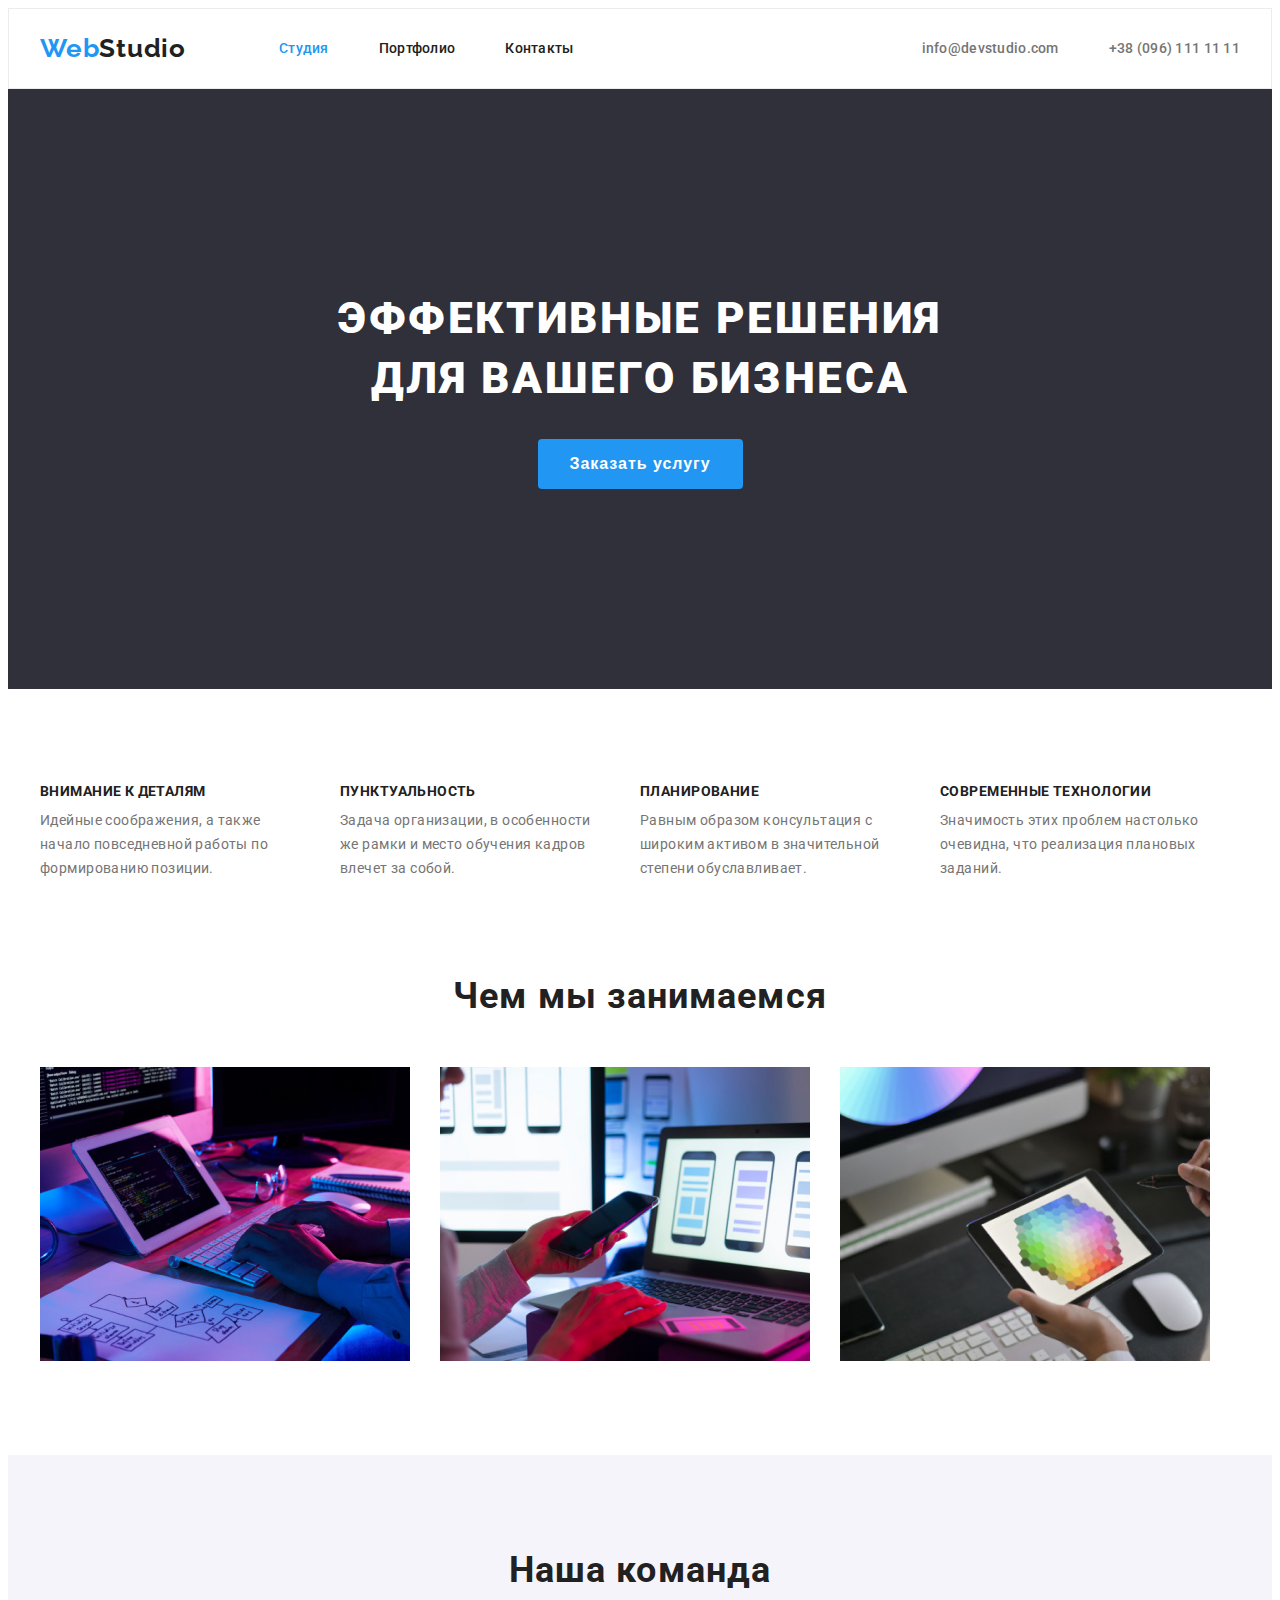
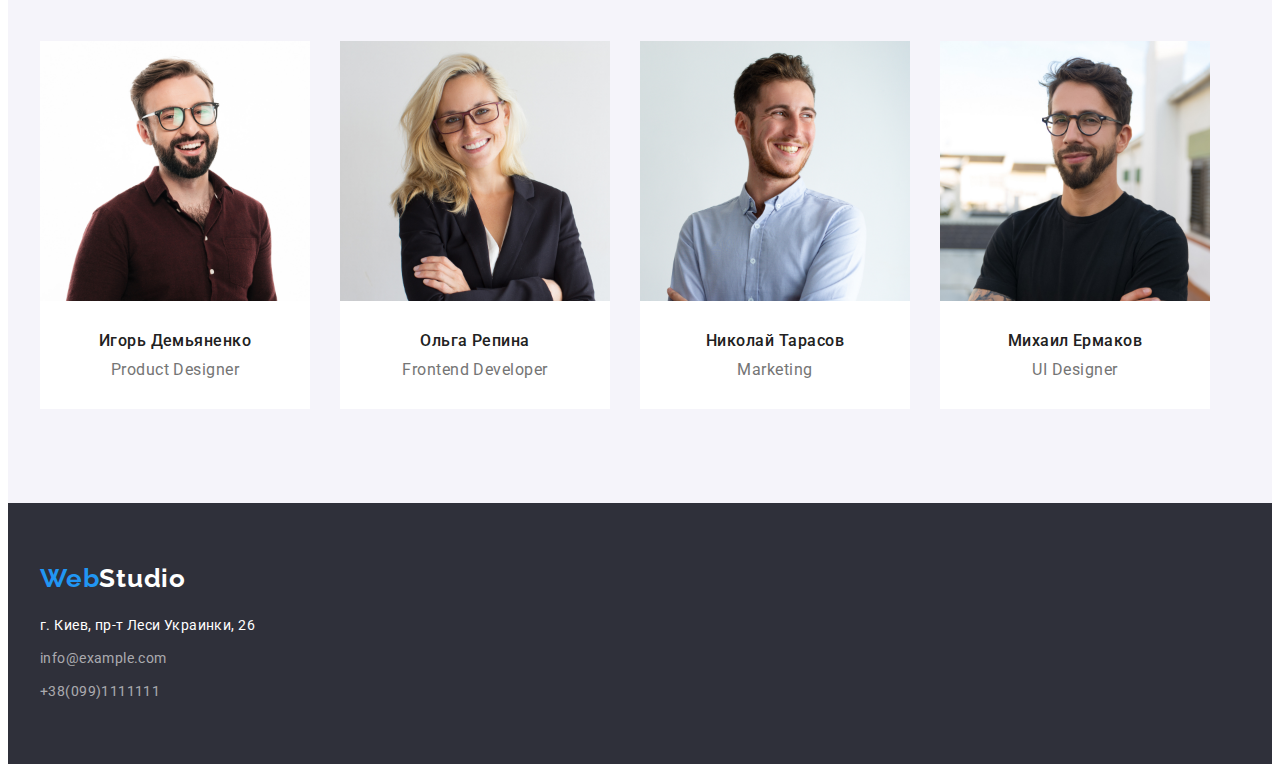
<file: index.html>
<!DOCTYPE html>
<html lang="ru">
    
<head>
    <meta charset="UTF-8">
    <meta http-equiv="X-UA-Compatible" content="IE=edge">
    <meta name="viewport" content="width=device-width, initial-scale=1.0">
    <title>Homework-2</title>
    <link href="https://fonts.googleapis.com/css2?family=Raleway:wght@700&family=Roboto:wght@400;500;700;900&display=swap"
        rel="stylesheet">
    <link rel="stylesheet" href="https://cdnjs.cloudflare.com/ajax/libs/modern-normalize/1.1.0/modern-normalize.min.css"
        integrity="sha512-wpPYUAdjBVSE4KJnH1VR1HeZfpl1ub8YT/NKx4PuQ5NmX2tKuGu6U/JRp5y+Y8XG2tV+wKQpNHVUX03MfMFn9Q=="
        crossorigin="anonymous" referrerpolicy="no-referrer" />
    <link rel="stylesheet" href="./css/styles.css">
</head>
<body>
    <!--Шапка сайта-->
    <header class="page-header">
       <div class="container">
        <div class="header-container">
            <nav class="header-nav">
                <a href="./site.html" class="logo" lang="en"><span class="logo-blue">Web</span>Studio</a>
                <ul class="site-nav list">
                    <li class="item"> <a href="" class="link current">Студия</a></li>
                    <li class="item"> <a href="./portfolio.html" class="link">Портфолио</a></li>
                    <li class="item"> <a href="" class="link">Контакты</a></li>
                </ul>
            </nav>
            <ul class="auto-nav list">
                <li class="li-adress"><a href="info@devstudio.com" class="adress">info@devstudio.com</a></li>
                <li class="li-adress"><a href="tel:+380961111111" class="adress">+38 (096) 111 11 11</a></li>
            </ul>
        </div>
       </div>

    </header>
    <main>
        <!--Герой-->
        <section class="hero-section">
            <div class="hero-container">
                <h1 class="hero-title">Эффективные решения для вашего бизнеса</h1>
                <button type="button" class="button">Заказать услугу</button>
            </div >
        </section>
        <!--Особенности-->
        <section class="features">
            <div class="container">
                <h2 class="hide">Особенности</h2>
                <ul class="features-container list">
                    <li class="features-item">
                        <h3 class="third-text">Внимание к деталям</h3>
                        <p class="p-text">Идейные соображения, а также начало повседневной работы по формированию позиции.</p>
                    </li>
                    <li class="features-item">
                        <h3 class="third-text">Пунктуальность</h3>
                        <p class="p-text">Задача организации, в особенности же рамки и место обучения кадров влечет за собой.</p>
                    </li>  
                    <li class="features-item">
                        <h3 class="third-text">Планирование</h3>
                        <p class="p-text">Равным образом консультация с широким активом в значительной степени обуславливает.</p>
                    </li>         
                    <li class="features-item">
                        <h3 class=" third-text">Современные технологии</h3>
                        <p class="p-text">Значимость этих проблем настолько очевидна, что реализация плановых заданий.</p>
                    </li>                 
                </ul>
            </div>
           
        </section>
        <!--Чем занимаеся-->
        <section class="work">            
           <div class="container">
            <h2 class="second-title">Чем мы занимаемся</h2>
                <ul class="work-container list">
                    <li class="work-item"><img src="./img/img1.jpg" class="work-img" alt="Набор текста на компьютере"/></li>
                    <li class="work-item"><img src="./img/img2.jpg" class="work-img" alt="Связь компьютера с телефоном"/></li>
                    <li class="work-item"><img src="./img/img3.jpg" class="work-img" alt="Связь компьютера с планшетом"/></li>
                </ul>
           </div>
        </section>
        <!--Наша команда-->
        <section class="team">            
           <div class="container">
            <h2 class="second-title">Наша команда</h2>
                <ul class="team-container list">
                    <li class="team-photo">
                        <img src="./img/team1.jpg" class="team-img" alt="Product Designer" width="270" height="260">
                        <h3 class="team-title">Игорь Демьяненко</h3>
                        <p class="team-text" lang="en">Product Designer</p>
                    </li>
                    <li class="team-photo">
                        <img src="./img/team2.jpg" class="team-img" alt="Frontend Developer" width="270" height="260">
                        <h3 class="team-title">Ольга Репина</h3>
                        <p class="team-text" lang="en">Frontend Developer</p>
                    </li>
                    <li class="team-photo">
                        <img src="./img/team3.jpg" class="team-img" alt="Marketing" width="270" height="260">
                        <h3 class="team-title">Николай Тарасов</h3>
                        <p class="team-text" lang="en">Marketing</p>
                
                    </li>
                    <li class="team-photo">
                        <img src="./img/team4.jpg" class="team-img" alt="UI Designer" width="270" height="260">
                        <h3 class="team-title">Михаил Ермаков</h3>
                        <p class="team-text" lang="en">UI Designer</p>
                    </li>
                </ul>
           </div>
        </section>
    </main>
    
    <!--Footer-->
    <footer class="hooter">
       <div class="container">
            <a href="./site.html" class="logo-hooter" lang="en"><span class="logo-blue">Web</span>Studio</a>
            <address class="hooter-adress">
                <p class="hooter-text">г. Киев, пр-т Леси Украинки, 26</p>
                <ul class="list">
                    <li class="hooter-item">
                        <a href="info@example.com" class="hooter-a">info@example.com</a>
                    </li>
                    <li>
                        <a href="+380991111111" class="hooter-a">+38(099)1111111</a>
                    </li class="hooter-item">
                </ul>
            
            </address>
       </div>
    </footer>
    
</body>
</html>
</file>
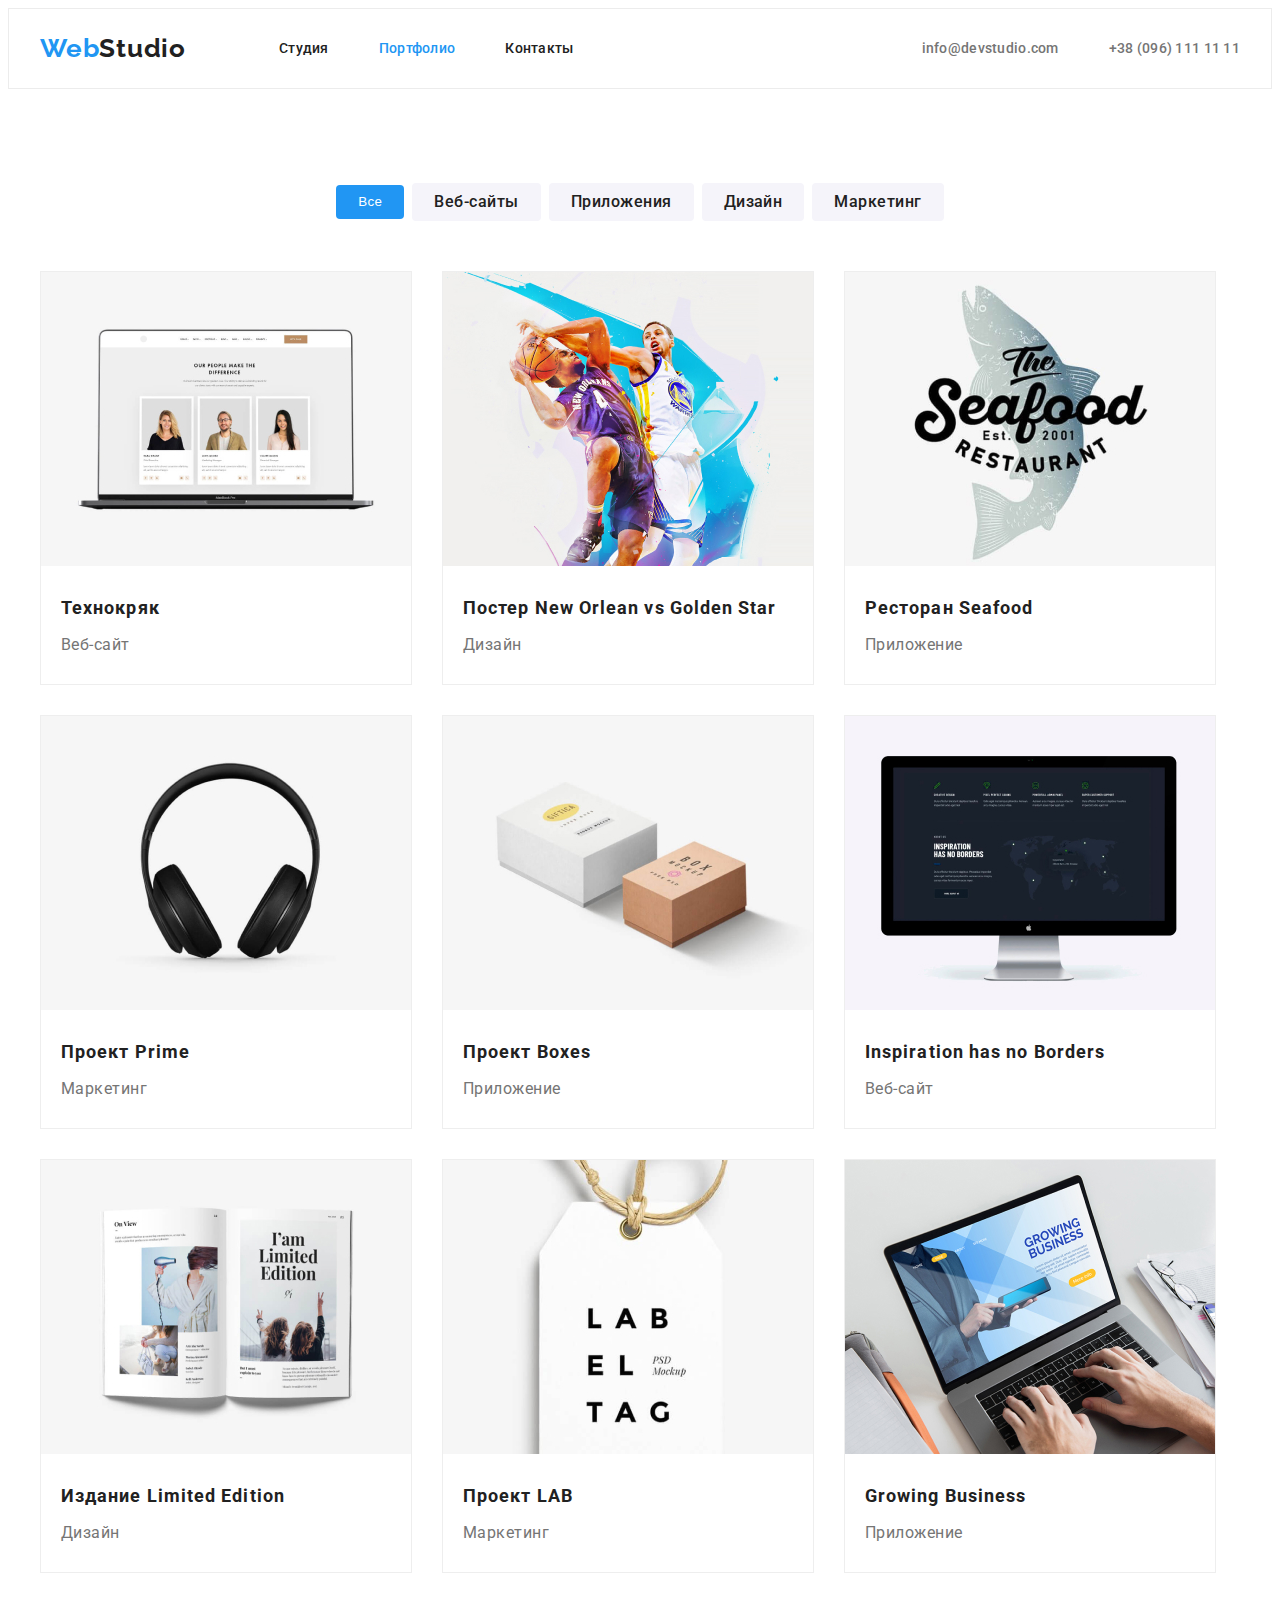
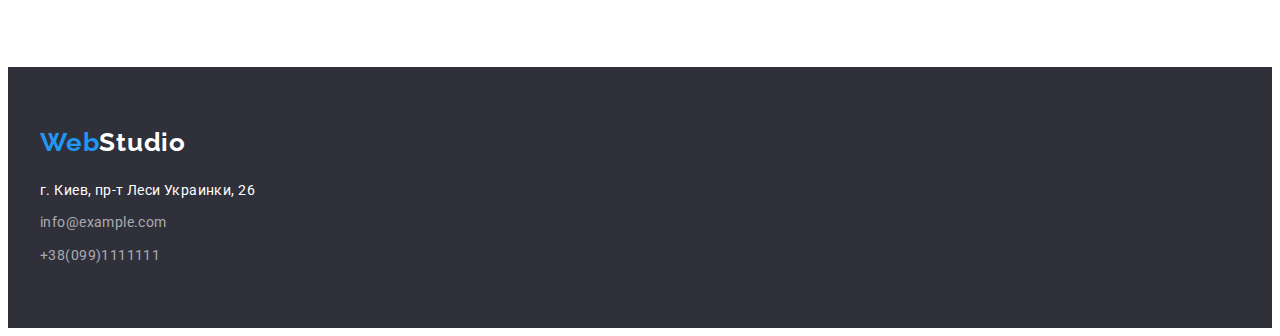
<file: portfolio.html>
<!DOCTYPE html>
<html lang="ru">

<head>
    <meta charset="UTF-8">
    <meta http-equiv="X-UA-Compatible" content="IE=edge">
    <meta name="viewport" content="width=device-width, initial-scale=1.0">
    <title>Homework-1</title>
    <link
        href="https://fonts.googleapis.com/css2?family=Raleway:wght@700&family=Roboto:wght@400;500;700;900&display=swap"
        rel="stylesheet">
    <link rel="stylesheet" href="https://cdnjs.cloudflare.com/ajax/libs/modern-normalize/1.1.0/modern-normalize.min.css"
        integrity="sha512-wpPYUAdjBVSE4KJnH1VR1HeZfpl1ub8YT/NKx4PuQ5NmX2tKuGu6U/JRp5y+Y8XG2tV+wKQpNHVUX03MfMFn9Q=="
        crossorigin="anonymous" referrerpolicy="no-referrer" />
    <link rel="stylesheet" href="./css/styles.css">
</head>

<body>
    <!--Шапка сайта-->
    <header class="page-header">
        <div class="container">
            <div class="header-container">
                <nav class="header-nav">
                    <a href="./site.html" class="logo" lang="en"><span class="logo-blue">Web</span>Studio</a>
                    <ul class="site-nav list">
                        <li class="item"> <a href="./index.html" class="link">Студия</a></li>
                        <li class="item"> <a href="./portfolio.html" class="link current">Портфолио</a></li>
                        <li class="item"> <a href="" class="link">Контакты</a></li>
                    </ul>
                </nav>
                <ul class="auto-nav list">
                    <li class="li-adress"><a href="info@devstudio.com" class="adress">info@devstudio.com</a></li>
                    <li class="li-adress"><a href="tel:+380961111111" class="adress">+38 (096) 111 11 11</a></li>
                </ul>
            </div>
        </div>
    
    </header>
    <main >
        <section class="page">                   
             <div class="container">   
                <h1 class="hide">works</h1>
                <ul class="page-nav list">
                    <li class="button-work"><button type="button" class="all">Все</button></li>
                    <li class="button-work"><button type="button" class="button-port">Веб-сайты</button></li>
                    <li class="button-work"><button type="button" class="button-port">Приложения</button></li>
                    <li class="button-work"><button type="button" class="button-port">Дизайн</button></li>
                    <li class="button-work"><button type="button" class="button-port">Маркетинг</button></li>
                </ul>
                
                <ul class="photo list">
                    <li class="photo-item">
                        <img src="./img/portfolio/img1.jpg" class="photo-img" alt="Технокряк">
                        <div class="text-container">
                            <h2 class="title">Технокряк</h2>
                            <p class="photo-text">Веб-сайт</p>
                
                        </div>
                    </li>
                    <li class="photo-item">
                        <img src="./img/portfolio/img2.jpg" class="photo-img" alt="Постер New Orlean vs Golden Star">
                        <div class="text-container">
                            <h2 class="title">Постер <span lang="en">New Orlean vs Golden Star</span> </h2>
                            <p class="photo-text">Дизайн</p>
                
                        </div>
                
                    </li>
                    <li class="photo-item">
                        <img src="./img/portfolio/img3.jpg" class="photo-img" alt="Ресторан Seafood">
                        <div class="text-container">
                            <h2 class="title">Ресторан <span lang="en">Seafood</span></h2>
                            <p class="photo-text">Приложение</p>
                
                        </div>
                
                    </li>
                    <li class="photo-item">
                        <img src="./img/portfolio/img4.jpg" class="photo-img" alt="Проект Prime">
                        <div class="text-container">
                            <h2 class="title">Проект <span lang="en">Prime</span></h2>
                            <p class="photo-text">Маркетинг</p>
                
                        </div>
                
                    </li>
                    <li class="photo-item">
                        <img src="./img/portfolio/img5.jpg" class="photo-img" alt="Проект Boxes">
                        <div class="text-container">
                            <h2 class="title">Проект <span lang="en">Boxes</span> </h2>
                            <p class="photo-text">Приложение</p>
                
                        </div>
                
                
                    </li>
                    <li class="photo-item">
                        <img src="./img/portfolio/img6.jpg" class="photo-img" alt="Inspiration has no Borders">
                        <div class="text-container">
                            <h2 lang="en" class="title">Inspiration has no Borders</h2>
                            <p class="photo-text">Веб-сайт</p>
                
                        </div>
                
                    </li>
                    <li class="photo-item">
                        <img src="./img/portfolio/img7.jpg" class="photo-img" alt="Издание Limited Edition">
                        <div class="text-container">
                            <h2 class="title">Издание <span lang="en">Limited Edition</span></h2>
                            <p class="photo-text">Дизайн</p>
                
                        </div>
                
                    </li>
                    <li class="photo-item">
                        <img src="./img/portfolio/img8.jpg" class="photo-img" alt="Проект LAB">
                        <div class="text-container">
                            <h2 class="title">Проект <span lang="en">LAB</span> </h2>
                            <p class="photo-text">Маркетинг</p>
                
                        </div>
                
                    </li>
                    <li class="photo-item">
                        <img src="./img/portfolio/img9.jpg" class="photo-img" alt="Growing Business">
                        <div class="text-container">
                            <h2 lang="en" class="title">Growing Business</h2>
                            <p class="photo-text">Приложение</p>
                
                        </div>
                
                    </li>
                </ul>
             </div>    
        </section>       

    </main>

    <!--Footer-->
    <footer class="hooter">
        <div class="container">
            <a href="./site.html" class="logo-hooter" lang="en"><span class="logo-blue">Web</span>Studio</a>
            <address class="hooter-adress">
                <p class="hooter-text">г. Киев, пр-т Леси Украинки, 26</p>
                <ul class="list">
                    <li class="hooter-item">
                        <a href="info@example.com" class="hooter-a">info@example.com</a>
                    </li>
                    <li class="hooter-item">
                        <a href="+380991111111" class="hooter-a">+38(099)1111111</a>
                    </li>
                </ul>
    
            </address>
        </div>
    </footer>

</body>

</html>
</file>
<file: css/styles.css>
:root {
    --primery-text-color:#757575;
    --title-color: #212121;
    --acsent-color: #2196F3;
    --white-color: #FFFF;
    --background-color: #F5F4FA;
    --button-color: #2F303A;
}
body {
background-color: var(--white-color);
color: var(--primery-text-color);

font-family: Roboto, sans-serif;

}

.list {
    list-style: none; 
    margin-top: 0; 
    margin-bottom: 0;
    padding-left: 0;
}
.container {
    width: 1200px;
    margin-left: auto;
    margin-right: auto;
    padding-left: 15px;
    padding-right: 15px;
   
}

/* header */
.page-header {        
    margin-left: auto;
    margin-right: auto;
    border: 1px solid #ECECEC;
}
.header-container {
    display: flex;
    
    align-items: center;
   
}
.header-nav {
  display: flex;
 align-items: center;
}
.site-nav {
    display: flex;
    margin-left: 93px; 
}

.auto-nav {
   display: flex;
   margin-left: auto;
}
.page-header {
    background-color:var(--white-color) ;
    
    font-weight: 500;
    font-size: 14px;
    line-height: 1.14;
    letter-spacing: 0.02em;
 }
.logo {
    display: inline;

    padding-top: 24px;
    padding-bottom: 24px;

    color: var(--title-color);
    
    font-family: 'Raleway';
    font-style: normal;
    font-weight: 700;
    font-size: 26px;
    line-height: 1.2;
    letter-spacing: 0.03em;

    text-decoration: none;
}
.logo:hover {
    color: var(--primery-text-color);
}

.logo-blue {
    color: var(--acsent-color);

    font-family: 'Raleway';
    font-style: normal;
    font-weight: 700;
    font-size: 26px;
    line-height: 1.2;
    letter-spacing: 0.03em;    
}
.logo-blue:hover {
    color: var(--primery-text-color);
}

.item + .item {
    margin-left: 50px;
}

.link {    
    padding-top: 32px;
    padding-bottom: 32px;

    color: var(--title-color);
    text-decoration: none;     
}
.link.current {
    color: var(--acsent-color);
}
 .link:hover,.link:focus {
    color: var(--acsent-color);
}
.li-adress + .li-adress {
 margin-left: 50px;
}
.adress { 
    padding-top: 32px;
    padding-bottom: 32px;  

    color: var(--primery-text-color);

    text-decoration: none;
}

.adress:hover, .adress:focus {
    color: var(--acsent-color);
}

/* Hero section */
.hero-section {    
    padding-top: 200px;
    padding-bottom: 200px;

    background-color: var(--button-color);
    color: var(--white-color);
    text-align: center;      
}
.hero-container {
    display: block;
    
    width: 696px;
    margin-left: auto;
    margin-right: auto;
}
.hero-title {      
    margin-top: 0;  
    margin-bottom: 30px;
    

    font-style: normal;
    font-weight: 900;
    font-size: 44px;
    line-height: 1.36;
    

    letter-spacing: 0.06em;
    text-transform: uppercase;
    text-align: center;
}
   .hide {
  visibility: hidden;
  margin-top: 0;
  margin-bottom: 0;  
  font-size: 0;
}
.button {  
    
    padding: 10px 32px;
    margin-left: auto;
    margin-right: auto;
    background-color: var(--acsent-color);
    color: var(--white-color);   
    
    font-weight: 700;
    font-size: 16px;
    line-height: 1.88;    
    
    align-items: center;   
    letter-spacing: 0.06em;
    border: 0;
    border-radius: 4px;
}
.button:hover, .button:focus {
    background-color:var(--white-color);
    color: var(--button-color);
}

/* section features */
.features {
    padding-top: 94px;
    padding-bottom: 94px;
}
.features-container {
    display: flex;
    flex-wrap: wrap;
   }
.features-item {
    width: 270px;
}
.features-item + .features-item {
    margin-left: 30px;
}
.third-text {
    margin-top: 0;
    margin-bottom: 10px;
    color: var(--title-color); 
        
    font-weight: 700;
    font-size: 14px;
    line-height: 16px;
    letter-spacing: 0.03em; 
    text-transform: uppercase;    
}
.p-text {
    margin-top: 0;
    margin-bottom: 0;

    font-size: 14px;
    line-height: 1.71;    
    letter-spacing: 0.03em;
}
/* Work */
.work {
    padding-bottom: 94px;
}
.work-container {
    display: flex;      
}

.work-item + .work-item {
   margin-left: 30px;
}
.second-title {   
    margin-top: 0;
    margin-bottom: 50px;

    color: var(--title-color);    
        
    font-weight: 700;
    font-size: 36px;
    line-height: 42px;
    text-align: center;
    letter-spacing: 0.03em;    
}
.work-img {
    display: block;
    max-width: 370px;
    height: auto;    
}
/* Team */

.team {
    padding-top: 94px;
    padding-bottom: 94px;
    background-color: var(--background-color);
   
}
.team-container {
    display: flex;   
    
}
.team-photo {
    padding-bottom: 30px;
    
    background-color: var(--white-color);

    text-align: center;
}
.team-img {
    display: block;
    max-width: 270px;
    margin-bottom: 30px;
}
.team-photo + .team-photo {
    margin-left: 30px;
}
.team-title {
    margin-top: 0;
    margin-bottom: 10px;
    
    color: var(--title-color);    

    font-weight: 500;
    font-size: 16px;
    line-height: 1.2;     
    letter-spacing: 0.03em;
    
}
.team-text {
    margin-top: 0;
    margin-bottom: 0;

    font-size: 16px;
    line-height: 1.2;
    letter-spacing: 0.03em;
    
}

/* Hooter */
.hooter {
    padding-top: 60px;
    padding-bottom: 60px;

    background-color: var(--button-color);    
}
.logo-hooter {
    display: flex;
    margin-bottom: 20px;
    color: var(--white-color);

    font-family: 'Raleway';
    font-style: normal;
    font-weight: 700;
    font-size: 26px;
    line-height: 1.2;
    letter-spacing: 0.03em;

    text-decoration: none;    
}
.logo-hooter:hover {
    color: var(--primery-text-color);    
}
.hooter-item {
    display: block;
    margin-bottom: 9px;
}
.hooter-a {    
    color: rgba(255, 255, 255, 0.6);
    
    font-style: normal;
    font-size: 14px;
    line-height: 1.71;
    letter-spacing: 0.03em;
    
    text-decoration: none;    
}
.hooter-item:last-child {
    margin-bottom: 0;

}
.hooter-a:hover, .hooter-a:focus {
    color: var(--acsent-color);   
}
.hooter-text {
    display: flex;
    margin-top: 0;
    margin-bottom: 9px;

    font-style: normal;  
    font-size: 14px;
    line-height: 1.71;   
    letter-spacing: 0.03em;
    
    color: var(--white-color);
}
/* Portfolio */

.page {
    padding-top: 94px;
    padding-bottom: 94px;

    font-family: 'Roboto';
    font-size: 16px;
} 

.page-nav {
    display: flex;
    justify-content: center;
   
    align-items: center;
    
}
.page-item + .page-item {
    margin-left: 8px;
}
.all {
    border: 0;
    border-radius: 4px;
    padding: 6px 22px;

    background-color: var(--acsent-color);
    color: var(--white-color);

    font-weight: 500;    
    line-height: 1.62;
    text-align: center;
    letter-spacing: 0.03em;
}
 .all:hover,  .all:focus {
   background-color: var(--background-color);
   color: var(--title-color);

 font-weight: 500;
 line-height: 1.62;
 text-align: center;
 letter-spacing: 0.03em;
}
.button-port {
    border: 0;
 border-radius: 4px;
 padding: 6px 22px;

  background-color: var(--background-color);
  color: var(--title-color);
 font-family: 'Roboto';
 font-style: normal;
 font-weight: 500;
 font-size: 16px;
 line-height: 1.62;

 text-align: center;
 letter-spacing: 0.03em;
}
.button-work + .button-work {
    margin-left: 8px;
}
.title {
    margin-top: 0;
    margin-bottom: 4;

    font-weight: 700;
    font-size: 18px;
    line-height: 2;    
    letter-spacing: 0.06em;
}
.button-port:hover, .button-port:focus {
    background-color: var(--acsent-color);
    color: var(--white-color);
}
.photo {
    display: flex;    
    margin-top: 50px;     
       
    color: var(--primery-text-color);
    flex-wrap: wrap;
    
    font-size: 16px;
    line-height: 1.88;
    letter-spacing: 0.03em;    
}
.photo-item {
    width: 370px;
    margin-right: 30px; 
    margin-bottom: 30px; 
    
    border: 1px solid #EEEEEE;
    }
.photo-item:nth-child(3n) {
    margin-right: 0;
}
.photo-item:nth-child(n+7) {
    margin-bottom: 0;
}
.photo-img {
    display: block;
    margin-bottom: 0;
}
.text-container {
    margin-bottom: 0;
    padding: 24px 20px;

}
.title {
    margin-bottom: 4px;
   
    color: var(--title-color);

    font-weight: 700;
    font-size: 18px;
    line-height: 2;    
    letter-spacing: 0.06em;
}
.photo-text {
    margin-top: 0;
    margin-bottom: 0;    

    font-weight: 400;
    font-size: 16px;
    line-height: 1.88;   
    letter-spacing: 0.03em;
}


/* вторичный цвет текста #212121;*/
/*основной цвет текста #757575;*/
/*белый #FFFFFF*/
/* эфект #2196F3;*/
/* цвет адреса в ховере rgba(255, 255, 255, 0.6) */
/* color background hader #FFFF*/
/* color background hero #2F303A */
/* color background section #E5E5E5 */
/* color background section team #F5F4FA */
/*color background footer #2F303A */
</file>
